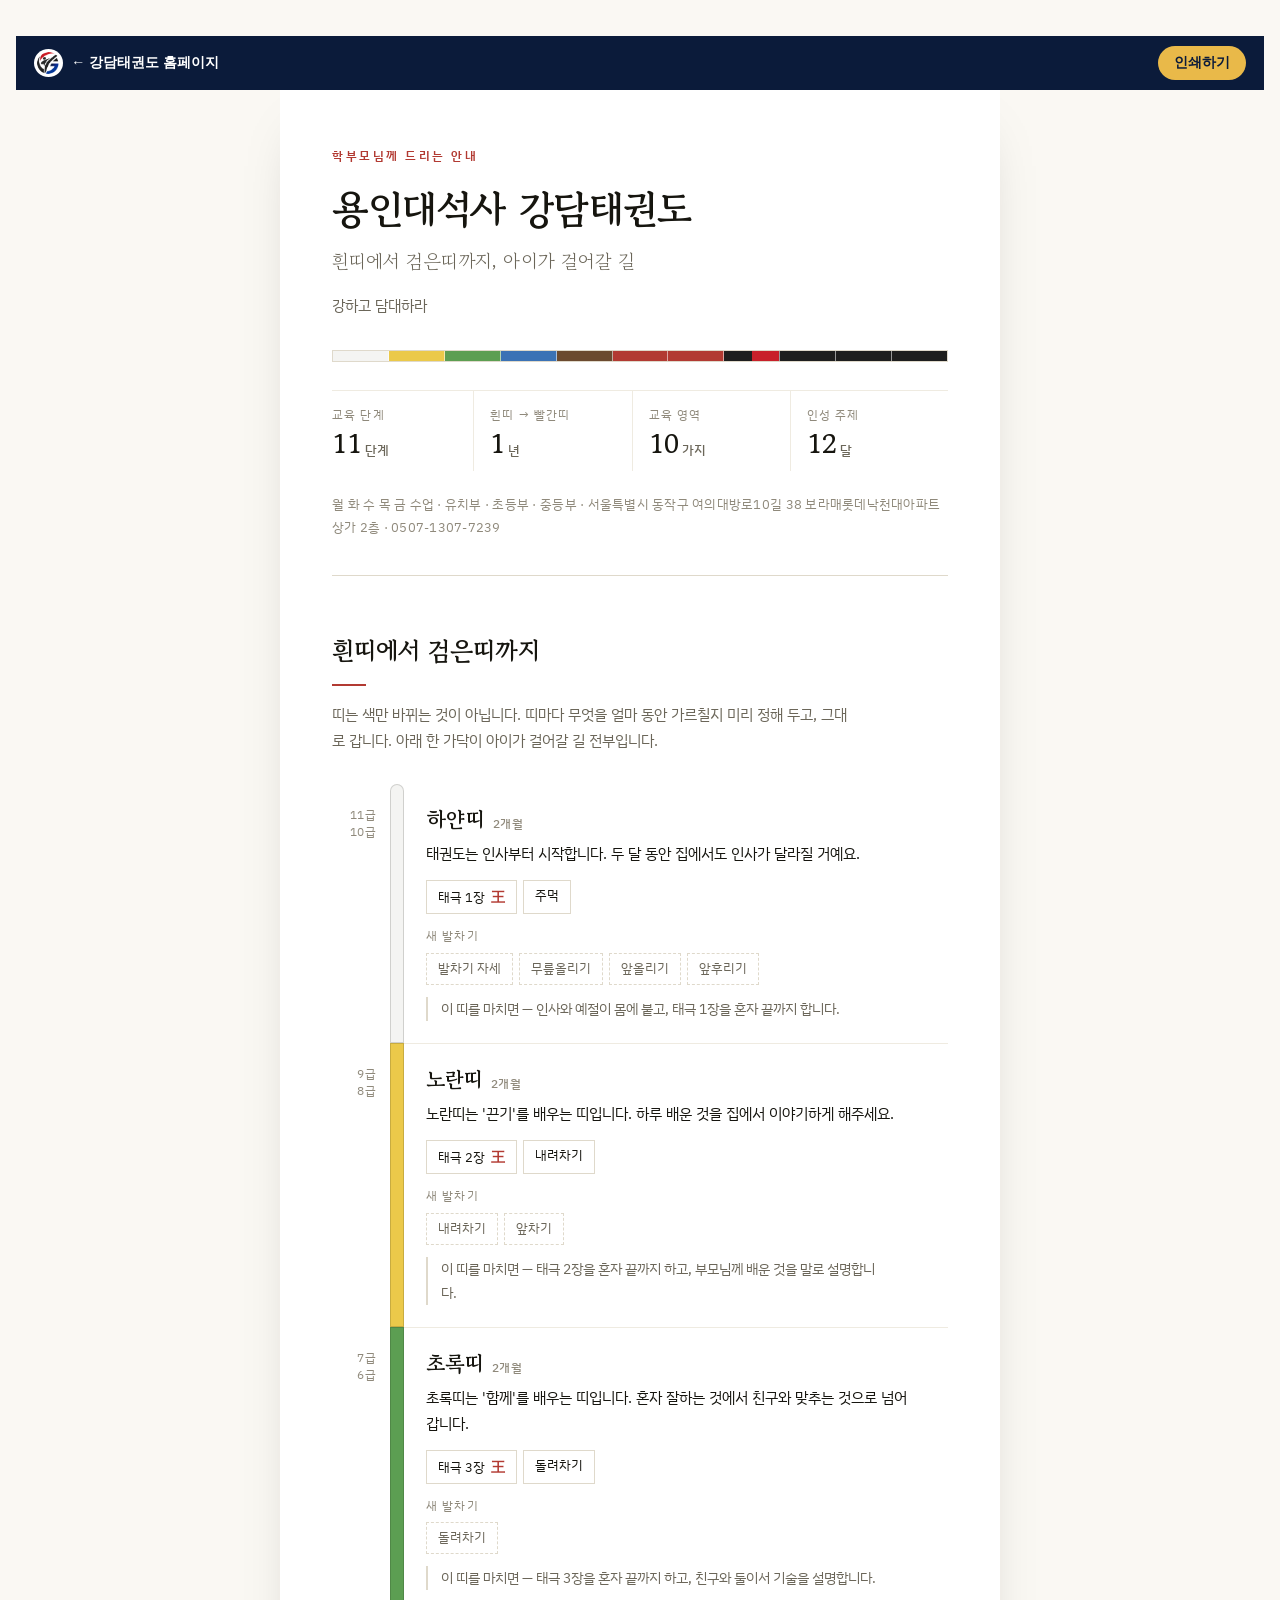
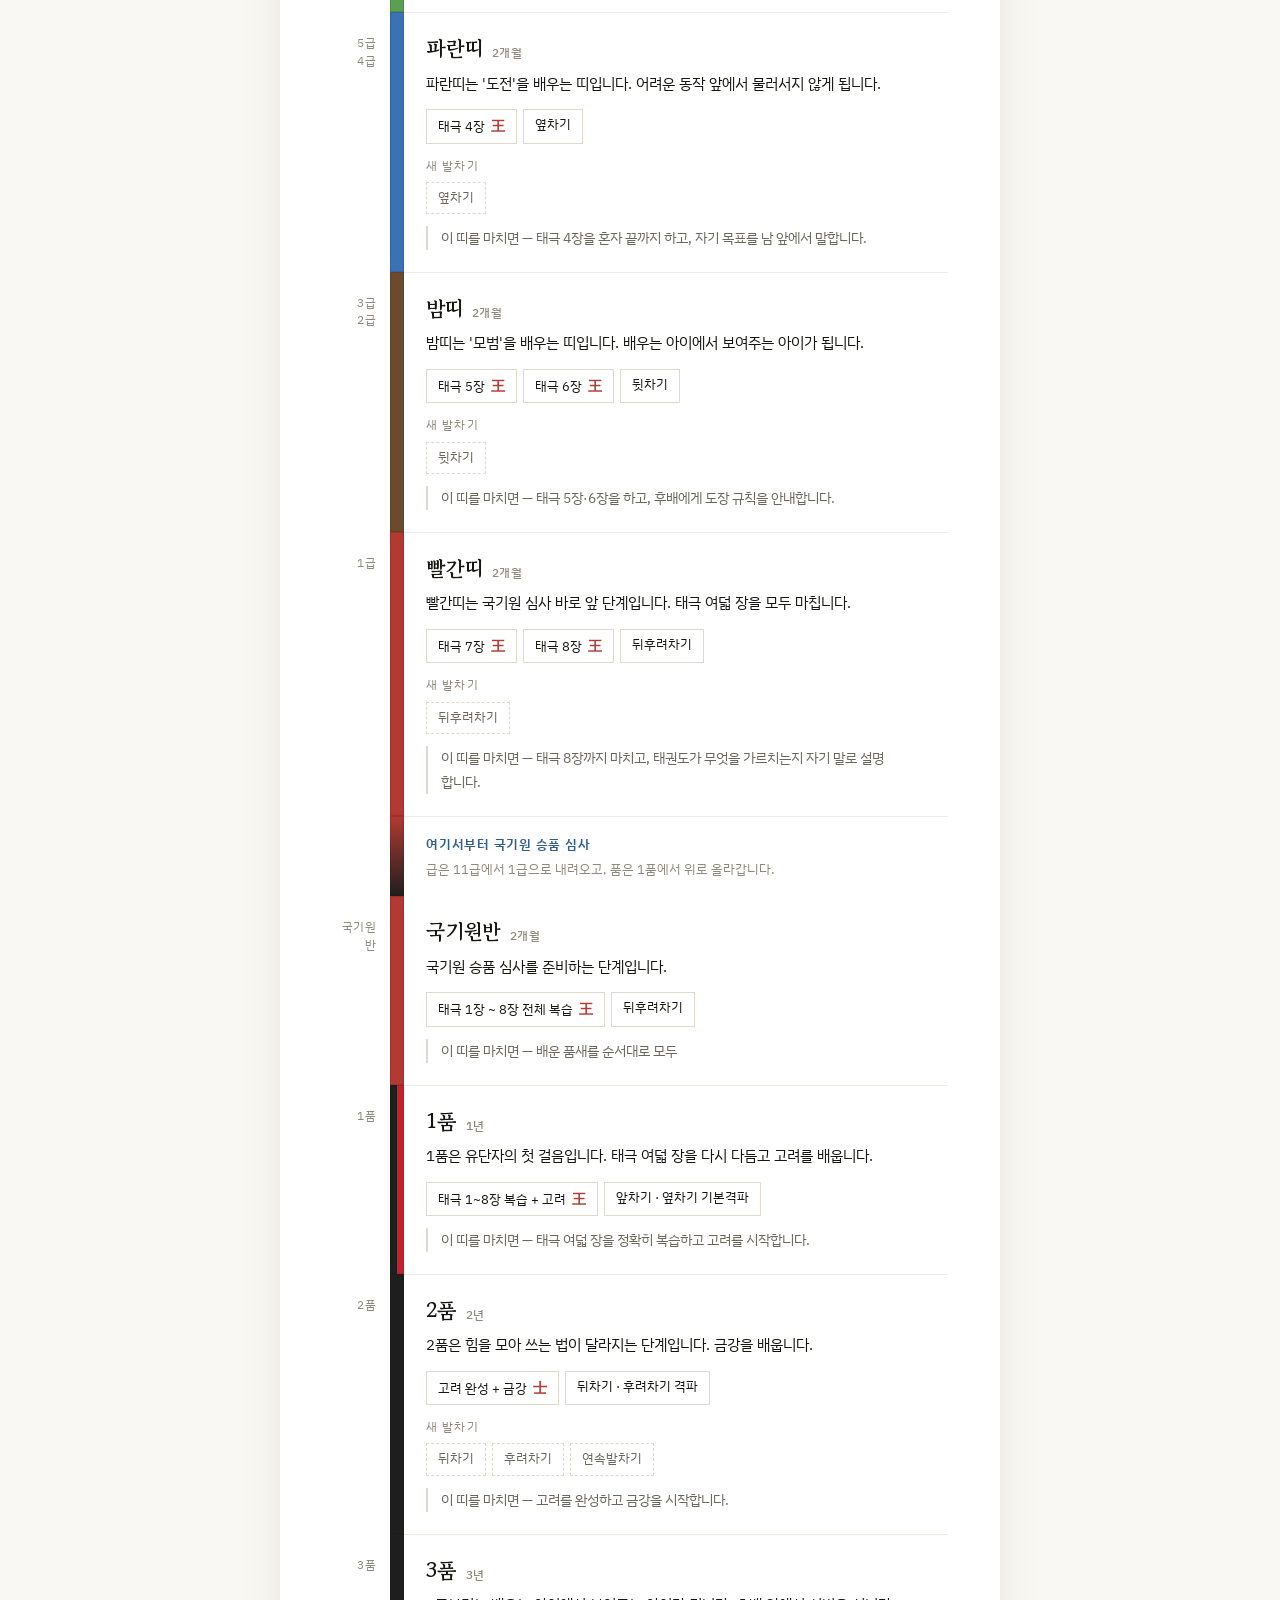
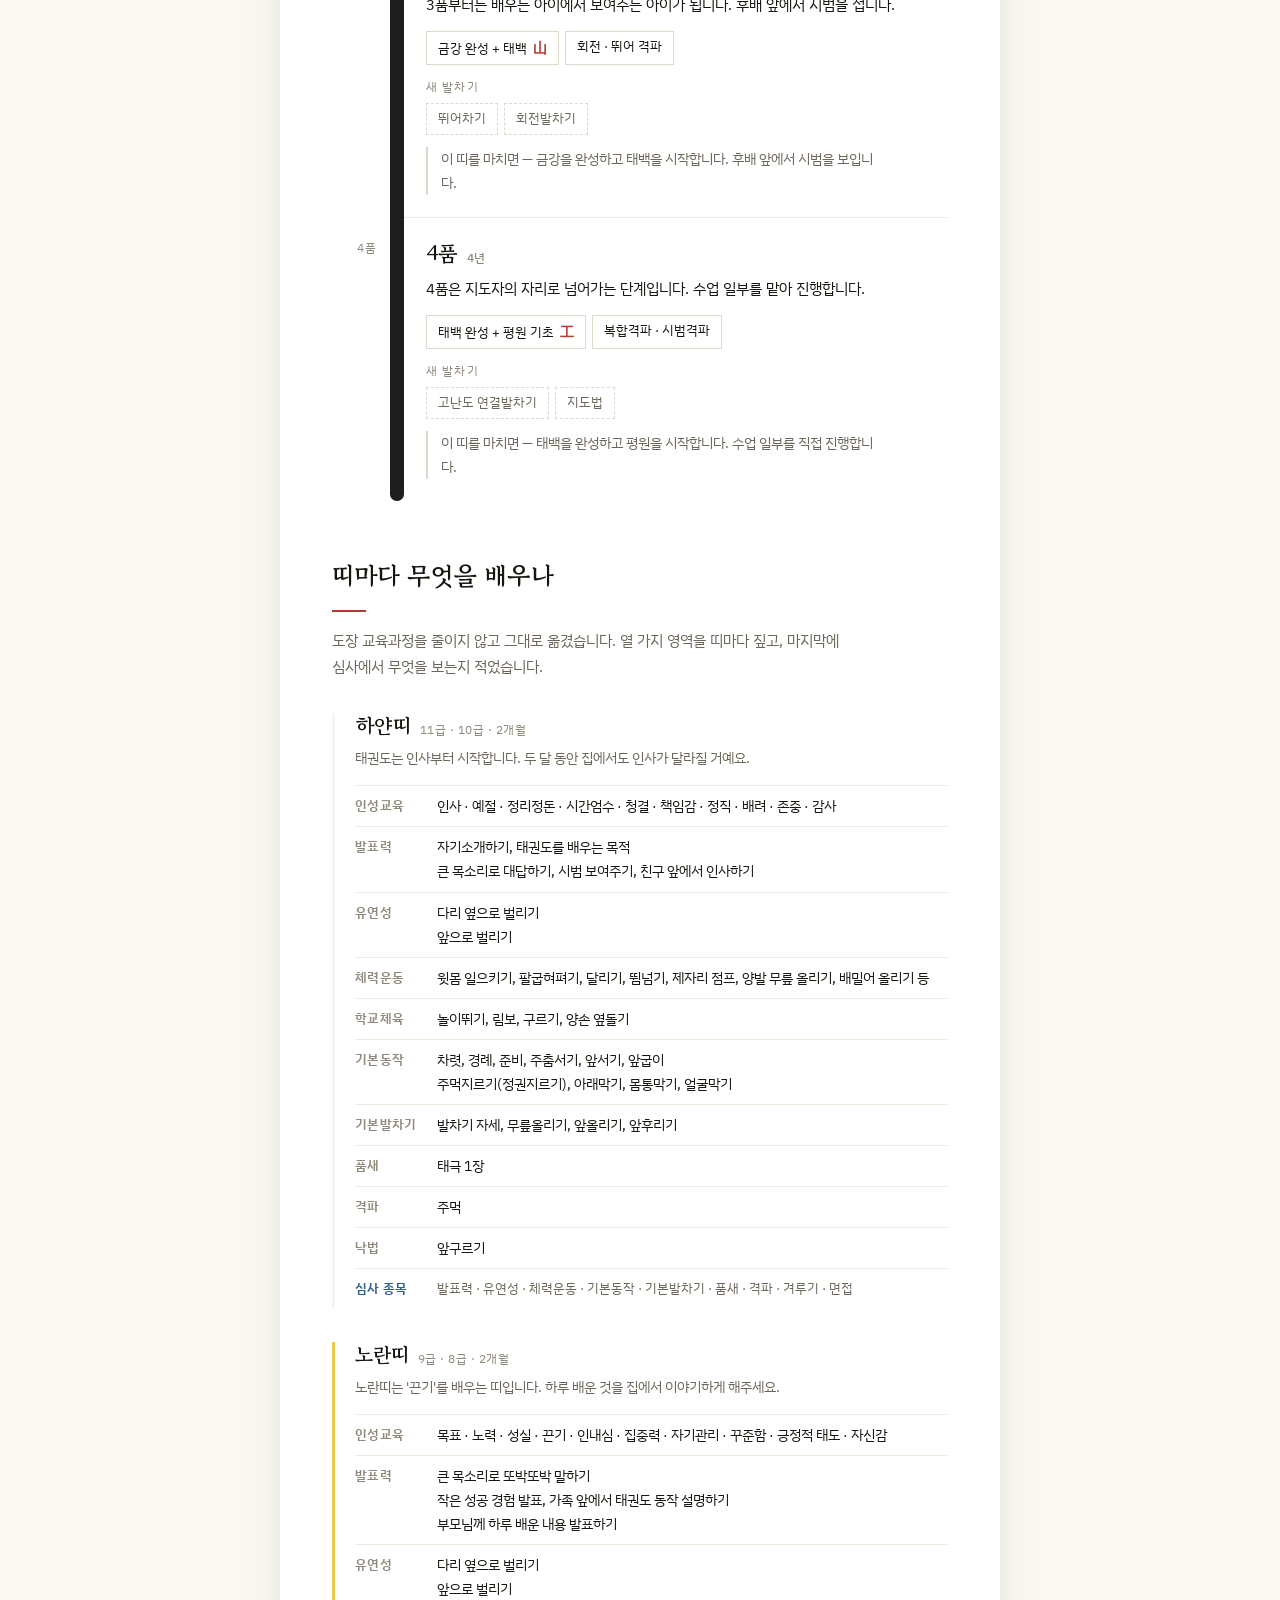
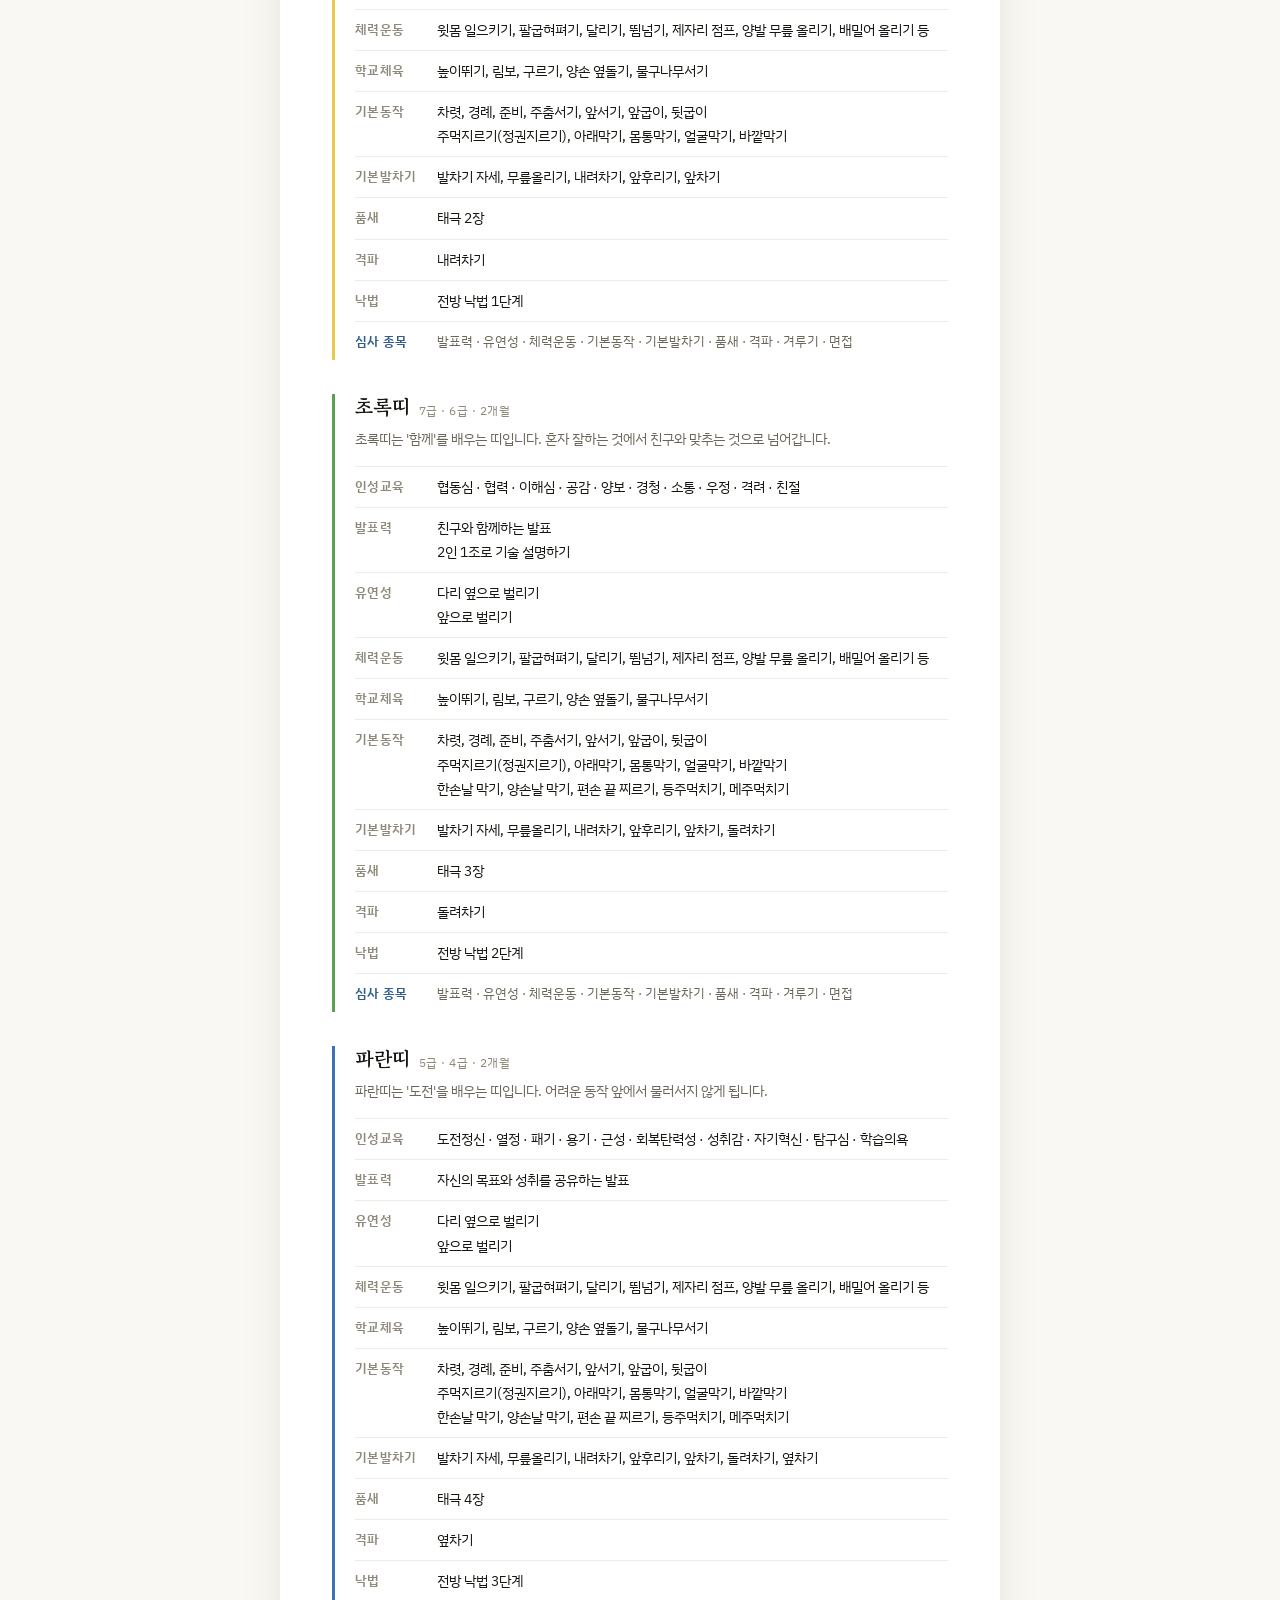
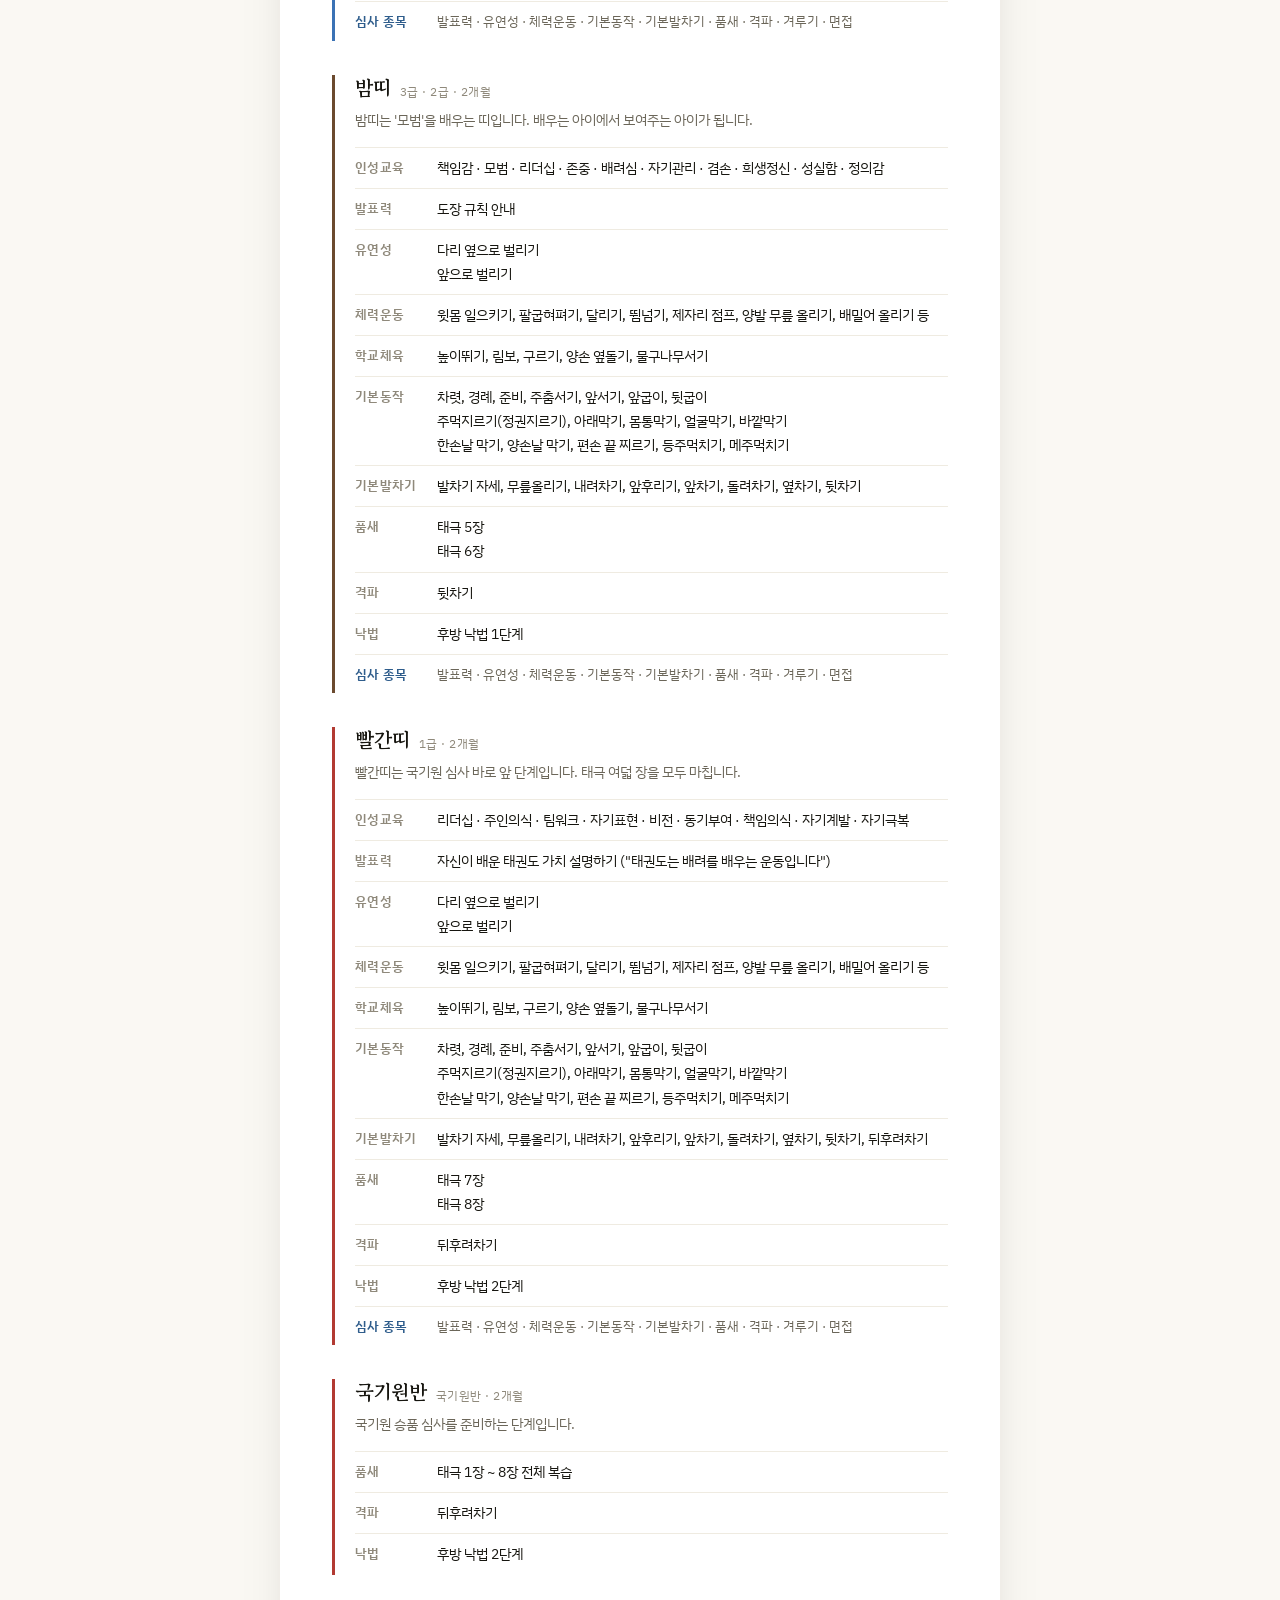
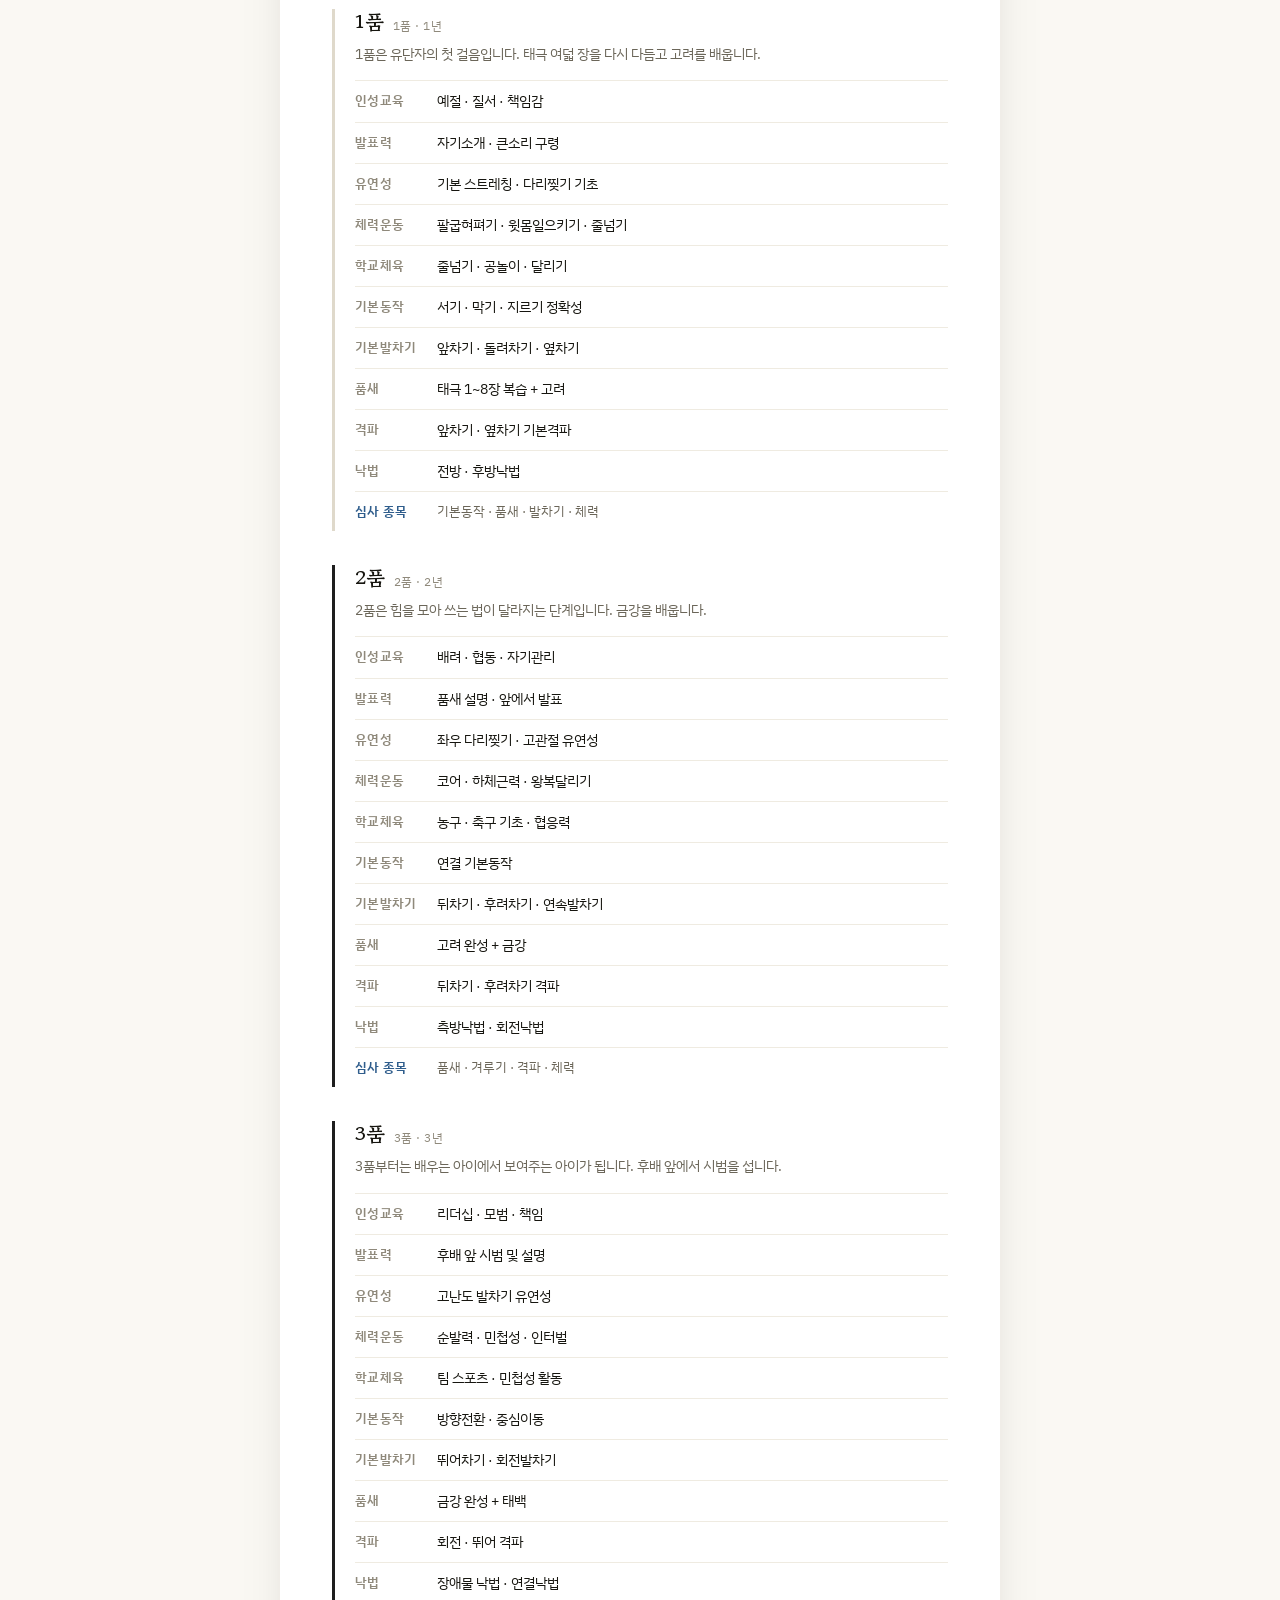
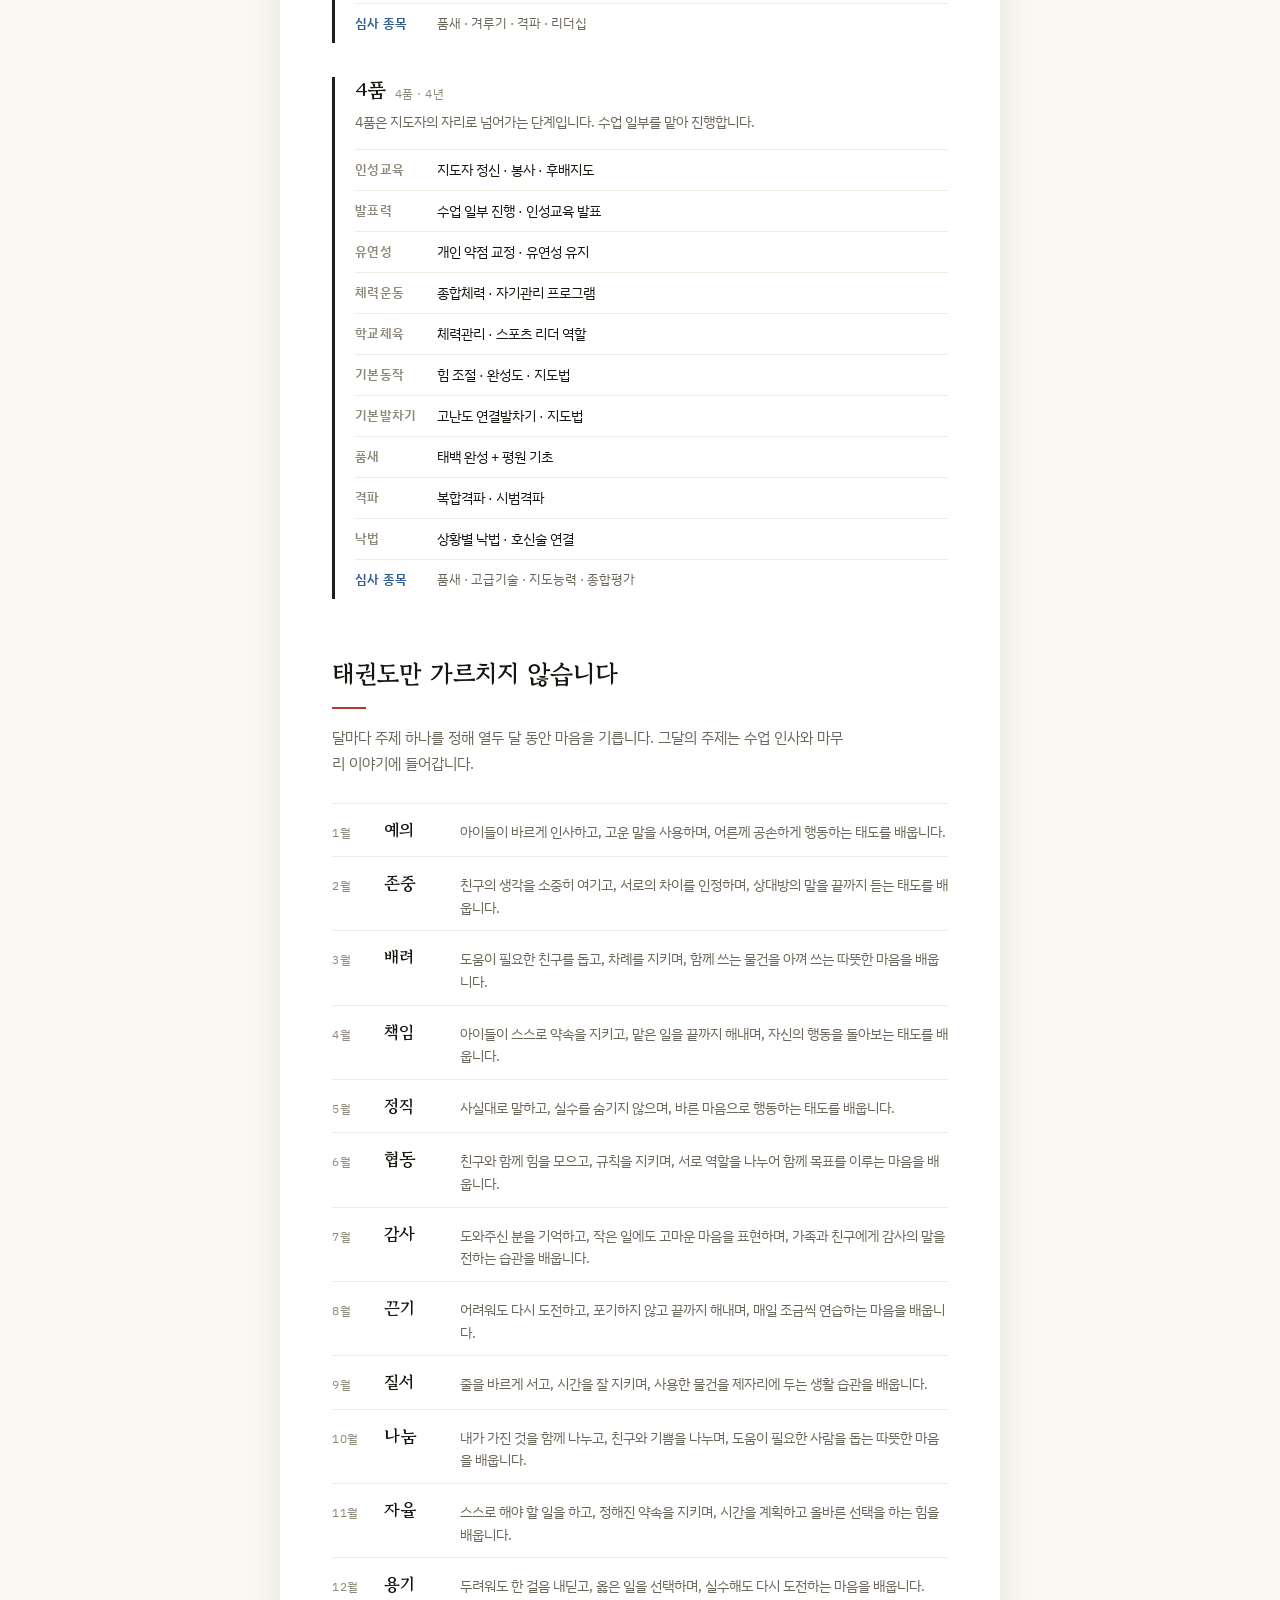
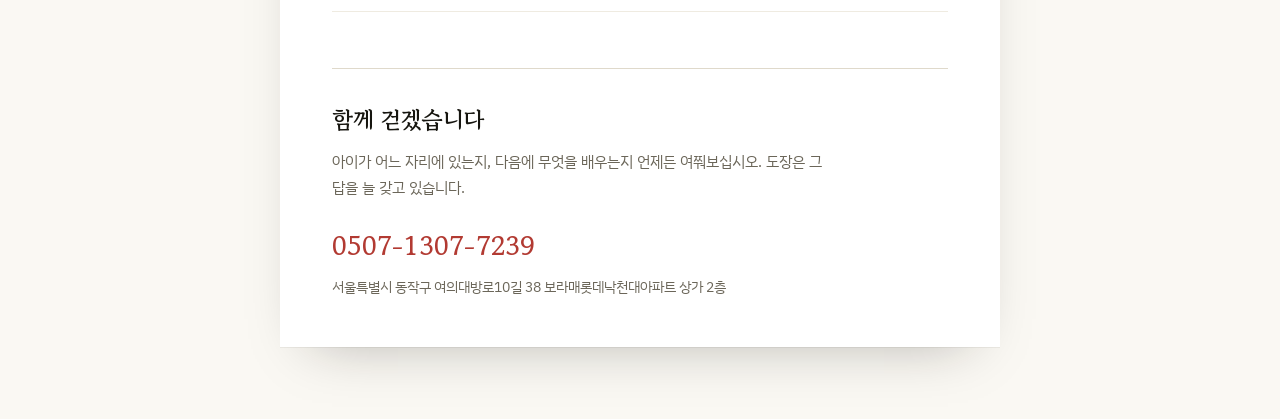
<file: catalog.html>
<!DOCTYPE html>
<html lang="ko">
<head>
<meta charset="UTF-8">
<meta name="viewport" content="width=device-width,initial-scale=1">
<title>띠별 교육과정 | 용인대석사 강담태권도</title>
<meta name="description" content="강담태권도의 흰띠부터 4품까지 띠별 교육과정과 연간 인성교육 안내입니다.">
<link rel="canonical" href="https://moneystar4326-byte.github.io/gangdam-taekwondo/catalog.html">
<link rel="icon" href="assets/img/logo-mark.png">

<style>
.sitebar{position:sticky;top:0;z-index:50;display:flex;align-items:center;justify-content:space-between;gap:12px;
  padding:10px 18px;background:#0B1B3A;color:#fff;font:600 14px/1.4 "Pretendard","Noto Sans KR",sans-serif}
.sitebar a{color:#fff;text-decoration:none;display:inline-flex;align-items:center;gap:8px}
.sitebar img{height:28px;width:auto;background:#fff;border-radius:50%;padding:3px}
.sitebar button{font:inherit;color:#0B1B3A;background:#E9B949;border:0;border-radius:999px;padding:7px 16px;cursor:pointer}
@media print{.sitebar{display:none}}
</style>
</head>
<body>
<div class="sitebar">
  <a href="./"><img src="assets/img/logo-mark.png" alt="">← 강담태권도 홈페이지</a>
  <button type="button" onclick="window.print()">인쇄하기</button>
</div>
<meta charset="utf-8">
<meta name="viewport" content="width=device-width,initial-scale=1">
<title>용인대석사 강담태권도 안내</title>
<link rel="preconnect" href="https://fonts.googleapis.com">
<link rel="preconnect" href="https://fonts.gstatic.com" crossorigin>
<link rel="stylesheet" href="https://fonts.googleapis.com/css2?family=Gowun+Batang:wght@400;700&family=IBM+Plex+Sans+KR:wght@400;500;600&display=swap">
<style>
:root{
  /* 도복 무명 빛깔. 순백이 아니다 — 종이는 원래 조금 따뜻하다 */
  --ground:#FAF8F3; --paper:#FFFFFF;
  --ink:#16150F; --ink2:#6B6659; --ink3:#8F897B;
  --rule:#DFD9CB; --rule2:#EFEBE1;
  --red:#B23A32;      /* 관장님 빨간띠 색 그대로 */
  --blue:#2F5D8C;     /* 관장님 파란띠 색을 낮춘 것 */
  --serif:"Gowun Batang","Batang","바탕",serif;
  --sans:"IBM Plex Sans KR","맑은 고딕","Malgun Gothic",
         "Apple SD Gothic Neo",sans-serif;
  color-scheme:light;
}
*{box-sizing:border-box}
html,body{margin:0;padding:0}
body{
  background:var(--ground); color:var(--ink);
  font-family:var(--sans); font-size:15px; line-height:1.78;
  -webkit-font-smoothing:antialiased;
  padding:36px 16px 72px;
}
.sheet{max-width:720px;margin:0 auto;background:var(--paper);
  padding:56px 52px 48px;
  box-shadow:0 1px 0 rgba(22,21,15,.06),0 24px 56px -32px rgba(22,21,15,.34)}

/* ---------------------------------------------------------- 표지 */
.cover{padding-bottom:36px;border-bottom:1px solid var(--rule)}
.eyebrow{margin:0 0 18px;font-size:11.5px;font-weight:600;
  letter-spacing:.22em;color:var(--red)}
h1{margin:0;font-family:var(--serif);font-weight:700;
  font-size:39px;line-height:1.24;letter-spacing:-.01em;
  text-wrap:balance}
.tag{margin:14px 0 0;font-family:var(--serif);font-size:19px;
  color:var(--ink2);line-height:1.6}
.intro{margin:16px 0 0;font-size:15px;color:var(--ink2);max-width:34em}

/* 표지의 띠 — 이 문서가 무엇인지 한 줄로 보여준다 */
.strip{display:flex;height:12px;margin:30px 0 0;overflow:hidden}
.strip{border:1px solid var(--rule)}
.strip span{flex:1;border-right:1px solid rgba(255,255,255,.55)}
.strip span:last-child{border-right:none}

.facts{display:flex;flex-wrap:wrap;gap:0;margin:28px 0 0;padding:0;
  border-top:1px solid var(--rule2)}
.facts>div{flex:1;min-width:118px;padding:14px 16px 12px;
  border-right:1px solid var(--rule2)}
.facts>div:first-child{padding-left:0}
.facts>div:last-child{border-right:none}
.facts dt{margin:0;font-size:11.5px;letter-spacing:.1em;color:var(--ink3)}
.facts dd{margin:4px 0 0;font-family:var(--serif);font-weight:700;
  font-size:27px;line-height:1.1;font-variant-numeric:tabular-nums}
.facts dd i{font-style:normal;font-family:var(--sans);font-weight:500;
  font-size:12.5px;color:var(--ink2);margin-left:3px}
.sub{margin:22px 0 0;font-size:13px;color:var(--ink3);letter-spacing:.02em}

/* ---------------------------------------------------------- 절 */
section{margin:52px 0 0}
h2{margin:0;font-family:var(--serif);font-weight:700;font-size:25px;
  letter-spacing:-.01em}
h2::after{content:"";display:block;width:34px;height:2px;
  background:var(--red);margin:12px 0 0}
.lead{margin:16px 0 0;font-size:14.5px;color:var(--ink2);max-width:36em}

/* ------------------------------------------------- 띠 한 가닥 */
.rail{margin:30px 0 0}
.rung{display:grid;grid-template-columns:58px 14px 1fr;
  column-gap:0;align-items:stretch}
.tick{padding:22px 14px 22px 0;text-align:right;
  font-size:11.5px;line-height:1.5;color:var(--ink3);
  letter-spacing:.04em;font-variant-numeric:tabular-nums}
.cord{width:14px;box-shadow:inset 0 0 0 1px rgba(22,21,15,.16)}
.rung:first-child .cord{border-radius:7px 7px 0 0}
.rung:last-child .cord{border-radius:0 0 7px 7px}
.body{padding:22px 0 22px 22px;min-width:0}
.rung+.rung .body{border-top:1px solid var(--rule2)}
.body h3{margin:0;font-family:var(--serif);font-weight:700;
  font-size:21px;line-height:1.3}
.body h3 em{font-style:normal;font-family:var(--sans);font-weight:500;
  font-size:12px;color:var(--ink3);margin-left:9px;letter-spacing:.04em}
.say{margin:8px 0 0;font-size:14.5px;color:var(--ink);max-width:34em}
.tags{display:flex;flex-wrap:wrap;gap:6px;margin:13px 0 0;padding:0;
  list-style:none}
.tags li{font-size:13px;padding:3px 11px 4px;border:1px solid var(--rule);
  color:var(--ink);white-space:nowrap}
.tags li b{font-family:var(--serif);font-weight:700;color:var(--red);
  margin-left:6px;font-size:14px}
.tags li.k{border-style:dashed;color:var(--ink2)}
.tags li.h{flex-basis:100%;border:none;padding:6px 0 0;
  color:var(--ink3);font-size:11.5px;letter-spacing:.1em}
.goal{margin:12px 0 0;font-size:13.5px;color:var(--ink2);
  padding-left:13px;border-left:2px solid var(--rule);max-width:34em}

/* 매듭 — 급이 끝나고 품이 시작되는 자리 */
.knot{display:grid;grid-template-columns:58px 14px 1fr;align-items:stretch}
.knot .cord{background:linear-gradient(180deg,#B23A32,#1E1E1E)}
.knot .body{padding:16px 0 16px 22px;border-top:1px solid var(--rule2)}
.knot p{margin:0;font-size:12.5px;letter-spacing:.06em;color:var(--blue);
  font-weight:600}
.knot small{display:block;margin:3px 0 0;font-size:12.5px;font-weight:400;
  letter-spacing:0;color:var(--ink3)}

/* ---------------------------------------------------- 자세히 */
.deep{margin:34px 0 0;padding-left:20px;border-left:3px solid var(--rule)}
.deep h3{margin:0;font-family:var(--serif);font-weight:700;font-size:20px;
  line-height:1.3}
.deep h3 em{font-style:normal;font-family:var(--sans);font-weight:400;
  font-size:12px;color:var(--ink3);margin-left:9px;letter-spacing:.04em;
  font-variant-numeric:tabular-nums}
.deep .say{margin:7px 0 0;font-size:14px;color:var(--ink2)}
.deep dl{margin:14px 0 0;display:grid;grid-template-columns:82px 1fr;
  gap:0}
.deep dt,.deep dd{margin:0;padding:8px 0;border-top:1px solid var(--rule2)}
.deep dt{font-size:12.5px;font-weight:600;color:var(--ink3);
  padding-right:14px;letter-spacing:.02em}
.deep dd{font-size:14px;line-height:1.72}
.deep dd span{display:block}
.deep .ex{color:var(--blue)}
.deep dd.ex{font-size:13px;color:var(--ink2)}

/* ---------------------------------------------------- 열두 달 */
.months{margin:26px 0 0;padding:0;list-style:none}
.months li{display:grid;grid-template-columns:52px 76px 1fr;
  gap:0;padding:11px 0;border-top:1px solid var(--rule2);
  align-items:baseline}
.months li:last-child{border-bottom:1px solid var(--rule2)}
.months .no{font-size:12px;color:var(--ink3);letter-spacing:.06em;
  font-variant-numeric:tabular-nums}
.months .v{font-family:var(--serif);font-weight:700;font-size:17px}
.months .ln{font-size:13.5px;color:var(--ink2);line-height:1.68}

/* ---------------------------------------------------- 닫는 말 */
footer{margin:56px 0 0;padding-top:30px;border-top:1px solid var(--rule)}
footer .big{margin:0;font-family:var(--serif);font-weight:700;
  font-size:23px}
footer .close{margin:10px 0 0;font-size:14.5px;color:var(--ink2);
  max-width:34em}
footer .tel{margin:22px 0 0;font-family:var(--serif);font-weight:700;
  font-size:26px;color:var(--red);letter-spacing:.01em;
  font-variant-numeric:tabular-nums}
footer .where{margin:6px 0 0;font-size:13.5px;color:var(--ink2)}
footer .who{margin:14px 0 0;font-size:12.5px;color:var(--ink3)}
.fill{margin:24px 0 0;padding:12px 16px;font-size:12.5px;
  color:#8A6410;background:#FDF8E9;border-left:3px solid #D6B95C}

/* -------------------------------------------- 두 권으로 나눔
   웹에서는 한 장이다. 인쇄와 그림으로 내보낼 때만 갈린다 —
   「소개」는 학부모께 드리고 「교육과정」은 도장에 비친다.
   가르는 표시는 html 이 아니라 .sheet 에 붙인다. 그림(PNG)은
   .sheet 만 떠 가므로 html 에 붙이면 그림에서는 안 먹는다. */
.runhead{display:none}
.sheet.show-intro .sec-deep{display:none}
.sheet.show-deep .cover,
.sheet.show-deep .sec-road,
.sheet.show-deep .sec-mind,
.sheet.show-deep footer{display:none}
.sheet.show-deep .sec-deep{margin-top:0}
.sheet.show-deep .runhead{display:block;margin:0 0 26px;
  padding-bottom:12px;border-bottom:1px solid var(--rule);
  font-size:12px;letter-spacing:.1em;color:var(--ink3)}

/* ---------------------------------------------------- 단추 */
.printbar{position:fixed;top:14px;right:14px;z-index:9;display:flex;
  gap:8px;align-items:center;background:rgba(255,255,255,.95);
  border:1px solid var(--rule);padding:9px 13px;font-size:12px;
  color:var(--ink2);box-shadow:0 2px 12px rgba(22,21,15,.10)}
.printbar b{color:var(--ink)}
.printbar button{font-family:inherit;font-size:12.5px;font-weight:600;
  border:1px solid var(--ink);background:#fff;color:var(--ink);
  padding:6px 13px;cursor:pointer}
.printbar button.go{background:var(--ink);color:#fff}
.printbar button:hover{background:var(--rule2)}
.printbar button.go:hover{background:#000}
.printbar em{font-style:normal;color:var(--ink3);font-size:11px;
  margin-left:2px}
.printbar button:focus-visible{outline:2px solid var(--red);
  outline-offset:2px}

@media (max-width:640px){
  body{padding:0}
  .sheet{padding:34px 20px 36px;box-shadow:none}
  h1{font-size:30px}
  .rung,.knot{grid-template-columns:44px 10px 1fr}
  .cord{width:10px}
  .body{padding-left:16px}
  .deep dl{grid-template-columns:1fr}
  .deep dt{padding-bottom:0;border-top:1px solid var(--rule2)}
  .deep dd{padding-top:2px;border-top:none}
  .months li{grid-template-columns:42px 1fr}
  .months .ln{grid-column:1/-1;margin-top:2px}
  .printbar{position:static;margin:12px;justify-content:center}
}

@page{size:A4 portrait;margin:14mm}
@media print{
  .printbar{display:none !important}
  body{background:#fff;padding:0;font-size:10.5pt}
  .sheet{max-width:none;padding:0;box-shadow:none}
  /* 띠 색은 이 문서의 알맹이다 — 인쇄에서도 그대로 나와야 한다 */
  .cord,.strip span{-webkit-print-color-adjust:exact;print-color-adjust:exact}
  h1,h2,h3,p,dd,dt,li{color:#000}
  .lead,.goal,.say,.months .ln,.deep dd.ex,.tick,.facts dt{color:#333}
  /* 통을 통째로 avoid 하면 넘치는 쪽을 브라우저가 버린다.
     한 칸씩만 붙들어 둔다. */
  section,.rail,.months{break-inside:auto}
  .rung,.knot,.deep,.months li{break-inside:avoid}
  h2,h3{break-after:avoid}
  .fill{display:none}
  footer{break-inside:avoid}
}
</style>
<script>
// 문서를 그림으로. 바깥 라이브러리 없이 브라우저 것만 쓴다.
window.saveImage = async function (name) {
  const bar = document.querySelector(".printbar");
  const btn = bar && bar.querySelector("[data-img]");
  const was = btn ? btn.textContent : "";
  if (btn) { btn.textContent = "만드는 중…"; btn.disabled = true; }
  if (bar) bar.style.visibility = "hidden";     // 그림에 단추가 찍히면 안 된다
  try {
    const node = document.querySelector(".sheet") || document.body;
    const w = Math.ceil(node.getBoundingClientRect().width) || 800;
    const h = Math.ceil(node.scrollHeight);
    // 학부모께 그대로 가는 그림이다. 글이 가장자리에 붙으면 급히 만든
    // 것처럼 보인다. 종이처럼 둘레를 비워 둔다.
    const pad = 44;
    const W = w + pad * 2, H = h + pad * 2;
    const css = [...document.querySelectorAll("style")]
      .map((s) => s.textContent).join("\n")
      .replace(/&/g, "&amp;").replace(/</g, "&lt;");
    const body = new XMLSerializer().serializeToString(node);
    const svg =
      '<svg xmlns="http://www.w3.org/2000/svg" width="' + W + '" height="' + H + '">' +
      '<foreignObject width="100%" height="100%">' +
      '<div xmlns="http://www.w3.org/1999/xhtml" ' +
      'style="width:' + W + 'px;background:#fff;padding:' + pad + 'px;' +
      'margin:0;box-sizing:border-box">' +
      "<style>" + css + "</style>" + body + "</div></foreignObject></svg>";

    const img = new Image();
    await new Promise((ok, no) => {
      img.onload = ok;
      img.onerror = () => no(new Error("그림으로 못 옮겼습니다"));
      img.src = "data:image/svg+xml;charset=utf-8," + encodeURIComponent(svg);
    });

    const dpr = 2;                       // 카톡에서 확대해도 안 뭉개지게
    const cv = document.createElement("canvas");
    cv.width = W * dpr; cv.height = H * dpr;
    const cx = cv.getContext("2d");
    cx.fillStyle = "#fff"; cx.fillRect(0, 0, cv.width, cv.height);
    cx.setTransform(dpr, 0, 0, dpr, 0, 0);
    cx.drawImage(img, 0, 0);

    const blob = await new Promise((ok) => cv.toBlob(ok, "image/png"));
    const a = document.createElement("a");
    a.href = URL.createObjectURL(blob);
    a.download = name + ".png";
    a.click();
    setTimeout(() => URL.revokeObjectURL(a.href), 4000);
  } catch (e) {
    // 조용히 실패하면 관장님이 왜 안 되는지 모른다
    alert("그림으로 못 만들었습니다.\n\n" + (e && e.message ? e.message : "")
      + "\n\n[인쇄 · PDF] 로 PDF 를 만드신 뒤 보내주세요.");
  } finally {
    if (bar) bar.style.visibility = "";
    if (btn) { btn.textContent = was; btn.disabled = false; }
  }
};
</script>

<script>
window.only = function (part, how) {
  var sheet = document.querySelector(".sheet");
  var mark = "show-" + part;
  sheet.classList.add(mark);
  var off = function () {
    sheet.classList.remove(mark);
    window.removeEventListener("afterprint", off);
  };
  if (how === "img") {
    // 그림은 소개만. 열다섯 쪽짜리 그림은 아무도 안 본다.
    Promise.resolve(window.saveImage("용인대석사 강담태권도 안내")).then(off, off);
    return;
  }
  window.addEventListener("afterprint", off);
  setTimeout(function () { window.print(); }, 30);
  // afterprint 를 안 주는 브라우저가 있다. 화면이 잘린 채 남으면 안 된다.
  setTimeout(off, 60000);
};
</script>

<div class="sheet">
<header class="cover">
  <p class="eyebrow">학부모님께 드리는 안내</p>
  <h1>용인대석사 강담태권도</h1>
  <p class="tag">흰띠에서 검은띠까지, 아이가 걸어갈 길</p>
  <p class="intro">강하고 담대하라</p>
  <div class="strip" aria-hidden="true"><span style="background:#F4F4F2"></span><span style="background:#EBC94A"></span><span style="background:#5C9E52"></span><span style="background:#3B72B5"></span><span style="background:#6B4A2F"></span><span style="background:#B23A32"></span><span style="background:#B23A32"></span><span style="background:linear-gradient(90deg,#1E1E1E 0 50%,#C8202A 50%)"></span><span style="background:#1E1E1E"></span><span style="background:#1E1E1E"></span><span style="background:#1E1E1E"></span></div>
  <dl class="facts"><div><dt>교육 단계</dt><dd>11<i>단계</i></dd></div><div><dt>흰띠 → 빨간띠</dt><dd>1<i>년</i></dd></div><div><dt>교육 영역</dt><dd>10<i>가지</i></dd></div><div><dt>인성 주제</dt><dd>12<i>달</i></dd></div></dl>
  <p class="sub">월 화 수 목 금 수업 · 유치부 · 초등부 · 중등부 · 서울특별시 동작구 여의대방로10길 38 보라매롯데낙천대아파트 상가 2층 · 0507-1307-7239</p>
</header>

<section class="sec-road">
  <h2>흰띠에서 검은띠까지</h2>
  <p class="lead">띠는 색만 바뀌는 것이 아닙니다. 띠마다 무엇을 얼마 동안
    가르칠지 미리 정해 두고, 그대로 갑니다. 아래 한 가닥이 아이가 걸어갈
    길 전부입니다.</p>
  <div class="rail"><article class="rung"><div class="tick">11급<br>10급</div><div class="cord" style="background:#F4F4F2"></div><div class="body"><h3>하얀띠<em>2개월</em></h3><p class="say">태권도는 인사부터 시작합니다. 두 달 동안 집에서도 인사가 달라질 거예요.</p><ul class="tags"><li>태극 1장<b>王</b></li><li>주먹</li><li class="h">새 발차기</li><li class="k">발차기 자세</li><li class="k">무릎올리기</li><li class="k">앞올리기</li><li class="k">앞후리기</li></ul><p class="goal">이 띠를 마치면 — 인사와 예절이 몸에 붙고, 태극 1장을 혼자 끝까지 합니다.</p></div></article><article class="rung"><div class="tick">9급<br>8급</div><div class="cord" style="background:#EBC94A"></div><div class="body"><h3>노란띠<em>2개월</em></h3><p class="say">노란띠는 &#x27;끈기&#x27;를 배우는 띠입니다. 하루 배운 것을 집에서 이야기하게 해주세요.</p><ul class="tags"><li>태극 2장<b>王</b></li><li>내려차기</li><li class="h">새 발차기</li><li class="k">내려차기</li><li class="k">앞차기</li></ul><p class="goal">이 띠를 마치면 — 태극 2장을 혼자 끝까지 하고, 부모님께 배운 것을 말로 설명합니다.</p></div></article><article class="rung"><div class="tick">7급<br>6급</div><div class="cord" style="background:#5C9E52"></div><div class="body"><h3>초록띠<em>2개월</em></h3><p class="say">초록띠는 &#x27;함께&#x27;를 배우는 띠입니다. 혼자 잘하는 것에서 친구와 맞추는 것으로 넘어갑니다.</p><ul class="tags"><li>태극 3장<b>王</b></li><li>돌려차기</li><li class="h">새 발차기</li><li class="k">돌려차기</li></ul><p class="goal">이 띠를 마치면 — 태극 3장을 혼자 끝까지 하고, 친구와 둘이서 기술을 설명합니다.</p></div></article><article class="rung"><div class="tick">5급<br>4급</div><div class="cord" style="background:#3B72B5"></div><div class="body"><h3>파란띠<em>2개월</em></h3><p class="say">파란띠는 &#x27;도전&#x27;을 배우는 띠입니다. 어려운 동작 앞에서 물러서지 않게 됩니다.</p><ul class="tags"><li>태극 4장<b>王</b></li><li>옆차기</li><li class="h">새 발차기</li><li class="k">옆차기</li></ul><p class="goal">이 띠를 마치면 — 태극 4장을 혼자 끝까지 하고, 자기 목표를 남 앞에서 말합니다.</p></div></article><article class="rung"><div class="tick">3급<br>2급</div><div class="cord" style="background:#6B4A2F"></div><div class="body"><h3>밤띠<em>2개월</em></h3><p class="say">밤띠는 &#x27;모범&#x27;을 배우는 띠입니다. 배우는 아이에서 보여주는 아이가 됩니다.</p><ul class="tags"><li>태극 5장<b>王</b></li><li>태극 6장<b>王</b></li><li>뒷차기</li><li class="h">새 발차기</li><li class="k">뒷차기</li></ul><p class="goal">이 띠를 마치면 — 태극 5장·6장을 하고, 후배에게 도장 규칙을 안내합니다.</p></div></article><article class="rung"><div class="tick">1급</div><div class="cord" style="background:#B23A32"></div><div class="body"><h3>빨간띠<em>2개월</em></h3><p class="say">빨간띠는 국기원 심사 바로 앞 단계입니다. 태극 여덟 장을 모두 마칩니다.</p><ul class="tags"><li>태극 7장<b>王</b></li><li>태극 8장<b>王</b></li><li>뒤후려차기</li><li class="h">새 발차기</li><li class="k">뒤후려차기</li></ul><p class="goal">이 띠를 마치면 — 태극 8장까지 마치고, 태권도가 무엇을 가르치는지 자기 말로 설명합니다.</p></div></article><div class="knot"><div></div><div class="cord"></div><div class="body"><p>여기서부터 국기원 승품 심사<small>급은 11급에서 1급으로 내려오고, 품은 1품에서 위로 올라갑니다.</small></p></div></div><article class="rung"><div class="tick">국기원반</div><div class="cord" style="background:#B23A32"></div><div class="body"><h3>국기원반<em>2개월</em></h3><p class="say">국기원 승품 심사를 준비하는 단계입니다.</p><ul class="tags"><li>태극 1장 ~ 8장 전체 복습<b>王</b></li><li>뒤후려차기</li></ul><p class="goal">이 띠를 마치면 — 배운 품새를 순서대로 모두</p></div></article><article class="rung"><div class="tick">1품</div><div class="cord" style="background:linear-gradient(90deg,#1E1E1E 0 50%,#C8202A 50%)"></div><div class="body"><h3>1품<em>1년</em></h3><p class="say">1품은 유단자의 첫 걸음입니다. 태극 여덟 장을 다시 다듬고 고려를 배웁니다.</p><ul class="tags"><li>태극 1~8장 복습 + 고려<b>王</b></li><li>앞차기 · 옆차기 기본격파</li></ul><p class="goal">이 띠를 마치면 — 태극 여덟 장을 정확히 복습하고 고려를 시작합니다.</p></div></article><article class="rung"><div class="tick">2품</div><div class="cord" style="background:#1E1E1E"></div><div class="body"><h3>2품<em>2년</em></h3><p class="say">2품은 힘을 모아 쓰는 법이 달라지는 단계입니다. 금강을 배웁니다.</p><ul class="tags"><li>고려 완성 + 금강<b>士</b></li><li>뒤차기 · 후려차기 격파</li><li class="h">새 발차기</li><li class="k">뒤차기</li><li class="k">후려차기</li><li class="k">연속발차기</li></ul><p class="goal">이 띠를 마치면 — 고려를 완성하고 금강을 시작합니다.</p></div></article><article class="rung"><div class="tick">3품</div><div class="cord" style="background:#1E1E1E"></div><div class="body"><h3>3품<em>3년</em></h3><p class="say">3품부터는 배우는 아이에서 보여주는 아이가 됩니다. 후배 앞에서 시범을 섭니다.</p><ul class="tags"><li>금강 완성 + 태백<b>山</b></li><li>회전 · 뛰어 격파</li><li class="h">새 발차기</li><li class="k">뛰어차기</li><li class="k">회전발차기</li></ul><p class="goal">이 띠를 마치면 — 금강을 완성하고 태백을 시작합니다. 후배 앞에서 시범을 보입니다.</p></div></article><article class="rung"><div class="tick">4품</div><div class="cord" style="background:#1E1E1E"></div><div class="body"><h3>4품<em>4년</em></h3><p class="say">4품은 지도자의 자리로 넘어가는 단계입니다. 수업 일부를 맡아 진행합니다.</p><ul class="tags"><li>태백 완성 + 평원 기초<b>工</b></li><li>복합격파 · 시범격파</li><li class="h">새 발차기</li><li class="k">고난도 연결발차기</li><li class="k">지도법</li></ul><p class="goal">이 띠를 마치면 — 태백을 완성하고 평원을 시작합니다. 수업 일부를 직접 진행합니다.</p></div></article></div>
</section>

<section class="sec-deep">
  <p class="runhead">용인대석사 강담태권도 · 급수별 교육과정</p>
  <h2>띠마다 무엇을 배우나</h2>
  <p class="lead">도장 교육과정을 줄이지 않고 그대로 옮겼습니다.
    열 가지 영역을 띠마다 짚고, 마지막에 심사에서 무엇을 보는지
    적었습니다.</p>
  <article class="deep" style="border-left-color:#F4F4F2"><h3>하얀띠<em>11급 · 10급 · 2개월</em></h3><p class="say">태권도는 인사부터 시작합니다. 두 달 동안 집에서도 인사가 달라질 거예요.</p><dl><dt>인성교육</dt><dd><span>인사 · 예절 · 정리정돈 · 시간엄수 · 청결 · 책임감 · 정직 · 배려 · 존중 · 감사</span></dd><dt>발표력</dt><dd><span>자기소개하기, 태권도를 배우는 목적</span><span>큰 목소리로 대답하기, 시범 보여주기, 친구 앞에서 인사하기</span></dd><dt>유연성</dt><dd><span>다리 옆으로 벌리기</span><span>앞으로 벌리기</span></dd><dt>체력운동</dt><dd><span>윗몸 일으키기, 팔굽혀펴기, 달리기, 뜀넘기, 제자리 점프, 양발 무릎 올리기, 배밀어 올리기 등</span></dd><dt>학교체육</dt><dd><span>놀이뛰기, 림보, 구르기, 양손 옆돌기</span></dd><dt>기본동작</dt><dd><span>차렷, 경례, 준비, 주춤서기, 앞서기, 앞굽이</span><span>주먹지르기(정권지르기), 아래막기, 몸통막기, 얼굴막기</span></dd><dt>기본발차기</dt><dd><span>발차기 자세, 무릎올리기, 앞올리기, 앞후리기</span></dd><dt>품새</dt><dd><span>태극 1장</span></dd><dt>격파</dt><dd><span>주먹</span></dd><dt>낙법</dt><dd><span>앞구르기</span></dd><dt class="ex">심사 종목</dt><dd class="ex">발표력 · 유연성 · 체력운동 · 기본동작 · 기본발차기 · 품새 · 격파 · 겨루기 · 면접</dd></dl></article><article class="deep" style="border-left-color:#EBC94A"><h3>노란띠<em>9급 · 8급 · 2개월</em></h3><p class="say">노란띠는 &#x27;끈기&#x27;를 배우는 띠입니다. 하루 배운 것을 집에서 이야기하게 해주세요.</p><dl><dt>인성교육</dt><dd><span>목표 · 노력 · 성실 · 끈기 · 인내심 · 집중력 · 자기관리 · 꾸준함 · 긍정적 태도 · 자신감</span></dd><dt>발표력</dt><dd><span>큰 목소리로 또박또박 말하기</span><span>작은 성공 경험 발표, 가족 앞에서 태권도 동작 설명하기</span><span>부모님께 하루 배운 내용 발표하기</span></dd><dt>유연성</dt><dd><span>다리 옆으로 벌리기</span><span>앞으로 벌리기</span></dd><dt>체력운동</dt><dd><span>윗몸 일으키기, 팔굽혀펴기, 달리기, 뜀넘기, 제자리 점프, 양발 무릎 올리기, 배밀어 올리기 등</span></dd><dt>학교체육</dt><dd><span>높이뛰기, 림보, 구르기, 양손 옆돌기, 물구나무서기</span></dd><dt>기본동작</dt><dd><span>차렷, 경례, 준비, 주춤서기, 앞서기, 앞굽이, 뒷굽이</span><span>주먹지르기(정권지르기), 아래막기, 몸통막기, 얼굴막기, 바깥막기</span></dd><dt>기본발차기</dt><dd><span>발차기 자세, 무릎올리기, 내려차기, 앞후리기, 앞차기</span></dd><dt>품새</dt><dd><span>태극 2장</span></dd><dt>격파</dt><dd><span>내려차기</span></dd><dt>낙법</dt><dd><span>전방 낙법 1단계</span></dd><dt class="ex">심사 종목</dt><dd class="ex">발표력 · 유연성 · 체력운동 · 기본동작 · 기본발차기 · 품새 · 격파 · 겨루기 · 면접</dd></dl></article><article class="deep" style="border-left-color:#5C9E52"><h3>초록띠<em>7급 · 6급 · 2개월</em></h3><p class="say">초록띠는 &#x27;함께&#x27;를 배우는 띠입니다. 혼자 잘하는 것에서 친구와 맞추는 것으로 넘어갑니다.</p><dl><dt>인성교육</dt><dd><span>협동심 · 협력 · 이해심 · 공감 · 양보 · 경청 · 소통 · 우정 · 격려 · 친절</span></dd><dt>발표력</dt><dd><span>친구와 함께하는 발표</span><span>2인 1조로 기술 설명하기</span></dd><dt>유연성</dt><dd><span>다리 옆으로 벌리기</span><span>앞으로 벌리기</span></dd><dt>체력운동</dt><dd><span>윗몸 일으키기, 팔굽혀펴기, 달리기, 뜀넘기, 제자리 점프, 양발 무릎 올리기, 배밀어 올리기 등</span></dd><dt>학교체육</dt><dd><span>높이뛰기, 림보, 구르기, 양손 옆돌기, 물구나무서기</span></dd><dt>기본동작</dt><dd><span>차렷, 경례, 준비, 주춤서기, 앞서기, 앞굽이, 뒷굽이</span><span>주먹지르기(정권지르기), 아래막기, 몸통막기, 얼굴막기, 바깥막기</span><span>한손날 막기, 양손날 막기, 편손 끝 찌르기, 등주먹치기, 메주먹치기</span></dd><dt>기본발차기</dt><dd><span>발차기 자세, 무릎올리기, 내려차기, 앞후리기, 앞차기, 돌려차기</span></dd><dt>품새</dt><dd><span>태극 3장</span></dd><dt>격파</dt><dd><span>돌려차기</span></dd><dt>낙법</dt><dd><span>전방 낙법 2단계</span></dd><dt class="ex">심사 종목</dt><dd class="ex">발표력 · 유연성 · 체력운동 · 기본동작 · 기본발차기 · 품새 · 격파 · 겨루기 · 면접</dd></dl></article><article class="deep" style="border-left-color:#3B72B5"><h3>파란띠<em>5급 · 4급 · 2개월</em></h3><p class="say">파란띠는 &#x27;도전&#x27;을 배우는 띠입니다. 어려운 동작 앞에서 물러서지 않게 됩니다.</p><dl><dt>인성교육</dt><dd><span>도전정신 · 열정 · 패기 · 용기 · 근성 · 회복탄력성 · 성취감 · 자기혁신 · 탐구심 · 학습의욕</span></dd><dt>발표력</dt><dd><span>자신의 목표와 성취를 공유하는 발표</span></dd><dt>유연성</dt><dd><span>다리 옆으로 벌리기</span><span>앞으로 벌리기</span></dd><dt>체력운동</dt><dd><span>윗몸 일으키기, 팔굽혀펴기, 달리기, 뜀넘기, 제자리 점프, 양발 무릎 올리기, 배밀어 올리기 등</span></dd><dt>학교체육</dt><dd><span>높이뛰기, 림보, 구르기, 양손 옆돌기, 물구나무서기</span></dd><dt>기본동작</dt><dd><span>차렷, 경례, 준비, 주춤서기, 앞서기, 앞굽이, 뒷굽이</span><span>주먹지르기(정권지르기), 아래막기, 몸통막기, 얼굴막기, 바깥막기</span><span>한손날 막기, 양손날 막기, 편손 끝 찌르기, 등주먹치기, 메주먹치기</span></dd><dt>기본발차기</dt><dd><span>발차기 자세, 무릎올리기, 내려차기, 앞후리기, 앞차기, 돌려차기, 옆차기</span></dd><dt>품새</dt><dd><span>태극 4장</span></dd><dt>격파</dt><dd><span>옆차기</span></dd><dt>낙법</dt><dd><span>전방 낙법 3단계</span></dd><dt class="ex">심사 종목</dt><dd class="ex">발표력 · 유연성 · 체력운동 · 기본동작 · 기본발차기 · 품새 · 격파 · 겨루기 · 면접</dd></dl></article><article class="deep" style="border-left-color:#6B4A2F"><h3>밤띠<em>3급 · 2급 · 2개월</em></h3><p class="say">밤띠는 &#x27;모범&#x27;을 배우는 띠입니다. 배우는 아이에서 보여주는 아이가 됩니다.</p><dl><dt>인성교육</dt><dd><span>책임감 · 모범 · 리더십 · 존중 · 배려심 · 자기관리 · 겸손 · 희생정신 · 성실함 · 정의감</span></dd><dt>발표력</dt><dd><span>도장 규칙 안내</span></dd><dt>유연성</dt><dd><span>다리 옆으로 벌리기</span><span>앞으로 벌리기</span></dd><dt>체력운동</dt><dd><span>윗몸 일으키기, 팔굽혀펴기, 달리기, 뜀넘기, 제자리 점프, 양발 무릎 올리기, 배밀어 올리기 등</span></dd><dt>학교체육</dt><dd><span>높이뛰기, 림보, 구르기, 양손 옆돌기, 물구나무서기</span></dd><dt>기본동작</dt><dd><span>차렷, 경례, 준비, 주춤서기, 앞서기, 앞굽이, 뒷굽이</span><span>주먹지르기(정권지르기), 아래막기, 몸통막기, 얼굴막기, 바깥막기</span><span>한손날 막기, 양손날 막기, 편손 끝 찌르기, 등주먹치기, 메주먹치기</span></dd><dt>기본발차기</dt><dd><span>발차기 자세, 무릎올리기, 내려차기, 앞후리기, 앞차기, 돌려차기, 옆차기, 뒷차기</span></dd><dt>품새</dt><dd><span>태극 5장</span><span>태극 6장</span></dd><dt>격파</dt><dd><span>뒷차기</span></dd><dt>낙법</dt><dd><span>후방 낙법 1단계</span></dd><dt class="ex">심사 종목</dt><dd class="ex">발표력 · 유연성 · 체력운동 · 기본동작 · 기본발차기 · 품새 · 격파 · 겨루기 · 면접</dd></dl></article><article class="deep" style="border-left-color:#B23A32"><h3>빨간띠<em>1급 · 2개월</em></h3><p class="say">빨간띠는 국기원 심사 바로 앞 단계입니다. 태극 여덟 장을 모두 마칩니다.</p><dl><dt>인성교육</dt><dd><span>리더십 · 주인의식 · 팀워크 · 자기표현 · 비전 · 동기부여 · 책임의식 · 자기계발 · 자기극복</span></dd><dt>발표력</dt><dd><span>자신이 배운 태권도 가치 설명하기 (&quot;태권도는 배려를 배우는 운동입니다&quot;)</span></dd><dt>유연성</dt><dd><span>다리 옆으로 벌리기</span><span>앞으로 벌리기</span></dd><dt>체력운동</dt><dd><span>윗몸 일으키기, 팔굽혀펴기, 달리기, 뜀넘기, 제자리 점프, 양발 무릎 올리기, 배밀어 올리기 등</span></dd><dt>학교체육</dt><dd><span>높이뛰기, 림보, 구르기, 양손 옆돌기, 물구나무서기</span></dd><dt>기본동작</dt><dd><span>차렷, 경례, 준비, 주춤서기, 앞서기, 앞굽이, 뒷굽이</span><span>주먹지르기(정권지르기), 아래막기, 몸통막기, 얼굴막기, 바깥막기</span><span>한손날 막기, 양손날 막기, 편손 끝 찌르기, 등주먹치기, 메주먹치기</span></dd><dt>기본발차기</dt><dd><span>발차기 자세, 무릎올리기, 내려차기, 앞후리기, 앞차기, 돌려차기, 옆차기, 뒷차기, 뒤후려차기</span></dd><dt>품새</dt><dd><span>태극 7장</span><span>태극 8장</span></dd><dt>격파</dt><dd><span>뒤후려차기</span></dd><dt>낙법</dt><dd><span>후방 낙법 2단계</span></dd><dt class="ex">심사 종목</dt><dd class="ex">발표력 · 유연성 · 체력운동 · 기본동작 · 기본발차기 · 품새 · 격파 · 겨루기 · 면접</dd></dl></article><article class="deep" style="border-left-color:#B23A32"><h3>국기원반<em>국기원반 · 2개월</em></h3><p class="say">국기원 승품 심사를 준비하는 단계입니다.</p><dl><dt>품새</dt><dd><span>태극 1장 ~ 8장 전체 복습</span></dd><dt>격파</dt><dd><span>뒤후려차기</span></dd><dt>낙법</dt><dd><span>후방 낙법 2단계</span></dd></dl></article><article class="deep" style="border-left-color:linear-gradient(90deg,#1E1E1E 0 50%,#C8202A 50%)"><h3>1품<em>1품 · 1년</em></h3><p class="say">1품은 유단자의 첫 걸음입니다. 태극 여덟 장을 다시 다듬고 고려를 배웁니다.</p><dl><dt>인성교육</dt><dd><span>예절 · 질서 · 책임감</span></dd><dt>발표력</dt><dd><span>자기소개 · 큰소리 구령</span></dd><dt>유연성</dt><dd><span>기본 스트레칭 · 다리찢기 기초</span></dd><dt>체력운동</dt><dd><span>팔굽혀펴기 · 윗몸일으키기 · 줄넘기</span></dd><dt>학교체육</dt><dd><span>줄넘기 · 공놀이 · 달리기</span></dd><dt>기본동작</dt><dd><span>서기 · 막기 · 지르기 정확성</span></dd><dt>기본발차기</dt><dd><span>앞차기 · 돌려차기 · 옆차기</span></dd><dt>품새</dt><dd><span>태극 1~8장 복습 + 고려</span></dd><dt>격파</dt><dd><span>앞차기 · 옆차기 기본격파</span></dd><dt>낙법</dt><dd><span>전방 · 후방낙법</span></dd><dt class="ex">심사 종목</dt><dd class="ex">기본동작 · 품새 · 발차기 · 체력</dd></dl></article><article class="deep" style="border-left-color:#1E1E1E"><h3>2품<em>2품 · 2년</em></h3><p class="say">2품은 힘을 모아 쓰는 법이 달라지는 단계입니다. 금강을 배웁니다.</p><dl><dt>인성교육</dt><dd><span>배려 · 협동 · 자기관리</span></dd><dt>발표력</dt><dd><span>품새 설명 · 앞에서 발표</span></dd><dt>유연성</dt><dd><span>좌우 다리찢기 · 고관절 유연성</span></dd><dt>체력운동</dt><dd><span>코어 · 하체근력 · 왕복달리기</span></dd><dt>학교체육</dt><dd><span>농구 · 축구 기초 · 협응력</span></dd><dt>기본동작</dt><dd><span>연결 기본동작</span></dd><dt>기본발차기</dt><dd><span>뒤차기 · 후려차기 · 연속발차기</span></dd><dt>품새</dt><dd><span>고려 완성 + 금강</span></dd><dt>격파</dt><dd><span>뒤차기 · 후려차기 격파</span></dd><dt>낙법</dt><dd><span>측방낙법 · 회전낙법</span></dd><dt class="ex">심사 종목</dt><dd class="ex">품새 · 겨루기 · 격파 · 체력</dd></dl></article><article class="deep" style="border-left-color:#1E1E1E"><h3>3품<em>3품 · 3년</em></h3><p class="say">3품부터는 배우는 아이에서 보여주는 아이가 됩니다. 후배 앞에서 시범을 섭니다.</p><dl><dt>인성교육</dt><dd><span>리더십 · 모범 · 책임</span></dd><dt>발표력</dt><dd><span>후배 앞 시범 및 설명</span></dd><dt>유연성</dt><dd><span>고난도 발차기 유연성</span></dd><dt>체력운동</dt><dd><span>순발력 · 민첩성 · 인터벌</span></dd><dt>학교체육</dt><dd><span>팀 스포츠 · 민첩성 활동</span></dd><dt>기본동작</dt><dd><span>방향전환 · 중심이동</span></dd><dt>기본발차기</dt><dd><span>뛰어차기 · 회전발차기</span></dd><dt>품새</dt><dd><span>금강 완성 + 태백</span></dd><dt>격파</dt><dd><span>회전 · 뛰어 격파</span></dd><dt>낙법</dt><dd><span>장애물 낙법 · 연결낙법</span></dd><dt class="ex">심사 종목</dt><dd class="ex">품새 · 겨루기 · 격파 · 리더십</dd></dl></article><article class="deep" style="border-left-color:#1E1E1E"><h3>4품<em>4품 · 4년</em></h3><p class="say">4품은 지도자의 자리로 넘어가는 단계입니다. 수업 일부를 맡아 진행합니다.</p><dl><dt>인성교육</dt><dd><span>지도자 정신 · 봉사 · 후배지도</span></dd><dt>발표력</dt><dd><span>수업 일부 진행 · 인성교육 발표</span></dd><dt>유연성</dt><dd><span>개인 약점 교정 · 유연성 유지</span></dd><dt>체력운동</dt><dd><span>종합체력 · 자기관리 프로그램</span></dd><dt>학교체육</dt><dd><span>체력관리 · 스포츠 리더 역할</span></dd><dt>기본동작</dt><dd><span>힘 조절 · 완성도 · 지도법</span></dd><dt>기본발차기</dt><dd><span>고난도 연결발차기 · 지도법</span></dd><dt>품새</dt><dd><span>태백 완성 + 평원 기초</span></dd><dt>격파</dt><dd><span>복합격파 · 시범격파</span></dd><dt>낙법</dt><dd><span>상황별 낙법 · 호신술 연결</span></dd><dt class="ex">심사 종목</dt><dd class="ex">품새 · 고급기술 · 지도능력 · 종합평가</dd></dl></article>
</section>

<section class="sec-mind">
  <h2>태권도만 가르치지 않습니다</h2>
  <p class="lead">달마다 주제 하나를 정해 열두 달 동안 마음을 기릅니다.
    그달의 주제는 수업 인사와 마무리 이야기에 들어갑니다.</p>
  <ul class="months"><li><span class="no">1월</span><span class="v">예의</span><span class="ln">아이들이 바르게 인사하고, 고운 말을 사용하며, 어른께 공손하게 행동하는 태도를 배웁니다.</span></li><li><span class="no">2월</span><span class="v">존중</span><span class="ln">친구의 생각을 소중히 여기고, 서로의 차이를 인정하며, 상대방의 말을 끝까지 듣는 태도를 배웁니다.</span></li><li><span class="no">3월</span><span class="v">배려</span><span class="ln">도움이 필요한 친구를 돕고, 차례를 지키며, 함께 쓰는 물건을 아껴 쓰는 따뜻한 마음을 배웁니다.</span></li><li><span class="no">4월</span><span class="v">책임</span><span class="ln">아이들이 스스로 약속을 지키고, 맡은 일을 끝까지 해내며, 자신의 행동을 돌아보는 태도를 배웁니다.</span></li><li><span class="no">5월</span><span class="v">정직</span><span class="ln">사실대로 말하고, 실수를 숨기지 않으며, 바른 마음으로 행동하는 태도를 배웁니다.</span></li><li><span class="no">6월</span><span class="v">협동</span><span class="ln">친구와 함께 힘을 모으고, 규칙을 지키며, 서로 역할을 나누어 함께 목표를 이루는 마음을 배웁니다.</span></li><li><span class="no">7월</span><span class="v">감사</span><span class="ln">도와주신 분을 기억하고, 작은 일에도 고마운 마음을 표현하며, 가족과 친구에게 감사의 말을 전하는 습관을 배웁니다.</span></li><li><span class="no">8월</span><span class="v">끈기</span><span class="ln">어려워도 다시 도전하고, 포기하지 않고 끝까지 해내며, 매일 조금씩 연습하는 마음을 배웁니다.</span></li><li><span class="no">9월</span><span class="v">질서</span><span class="ln">줄을 바르게 서고, 시간을 잘 지키며, 사용한 물건을 제자리에 두는 생활 습관을 배웁니다.</span></li><li><span class="no">10월</span><span class="v">나눔</span><span class="ln">내가 가진 것을 함께 나누고, 친구와 기쁨을 나누며, 도움이 필요한 사람을 돕는 따뜻한 마음을 배웁니다.</span></li><li><span class="no">11월</span><span class="v">자율</span><span class="ln">스스로 해야 할 일을 하고, 정해진 약속을 지키며, 시간을 계획하고 올바른 선택을 하는 힘을 배웁니다.</span></li><li><span class="no">12월</span><span class="v">용기</span><span class="ln">두려워도 한 걸음 내딛고, 옳은 일을 선택하며, 실수해도 다시 도전하는 마음을 배웁니다.</span></li></ul>
</section>

<footer>
  <p class="big">함께 걷겠습니다</p>
  <p class="close">아이가 어느 자리에 있는지, 다음에 무엇을 배우는지
    언제든 여쭤보십시오. 도장은 그 답을 늘 갖고 있습니다.</p>
  <p class="tel">0507-1307-7239</p>
  <p class="where">서울특별시 동작구 여의대방로10길 38 보라매롯데낙천대아파트 상가 2층</p>
  
  
</footer>
</div>

</body>
</html>
</file>
